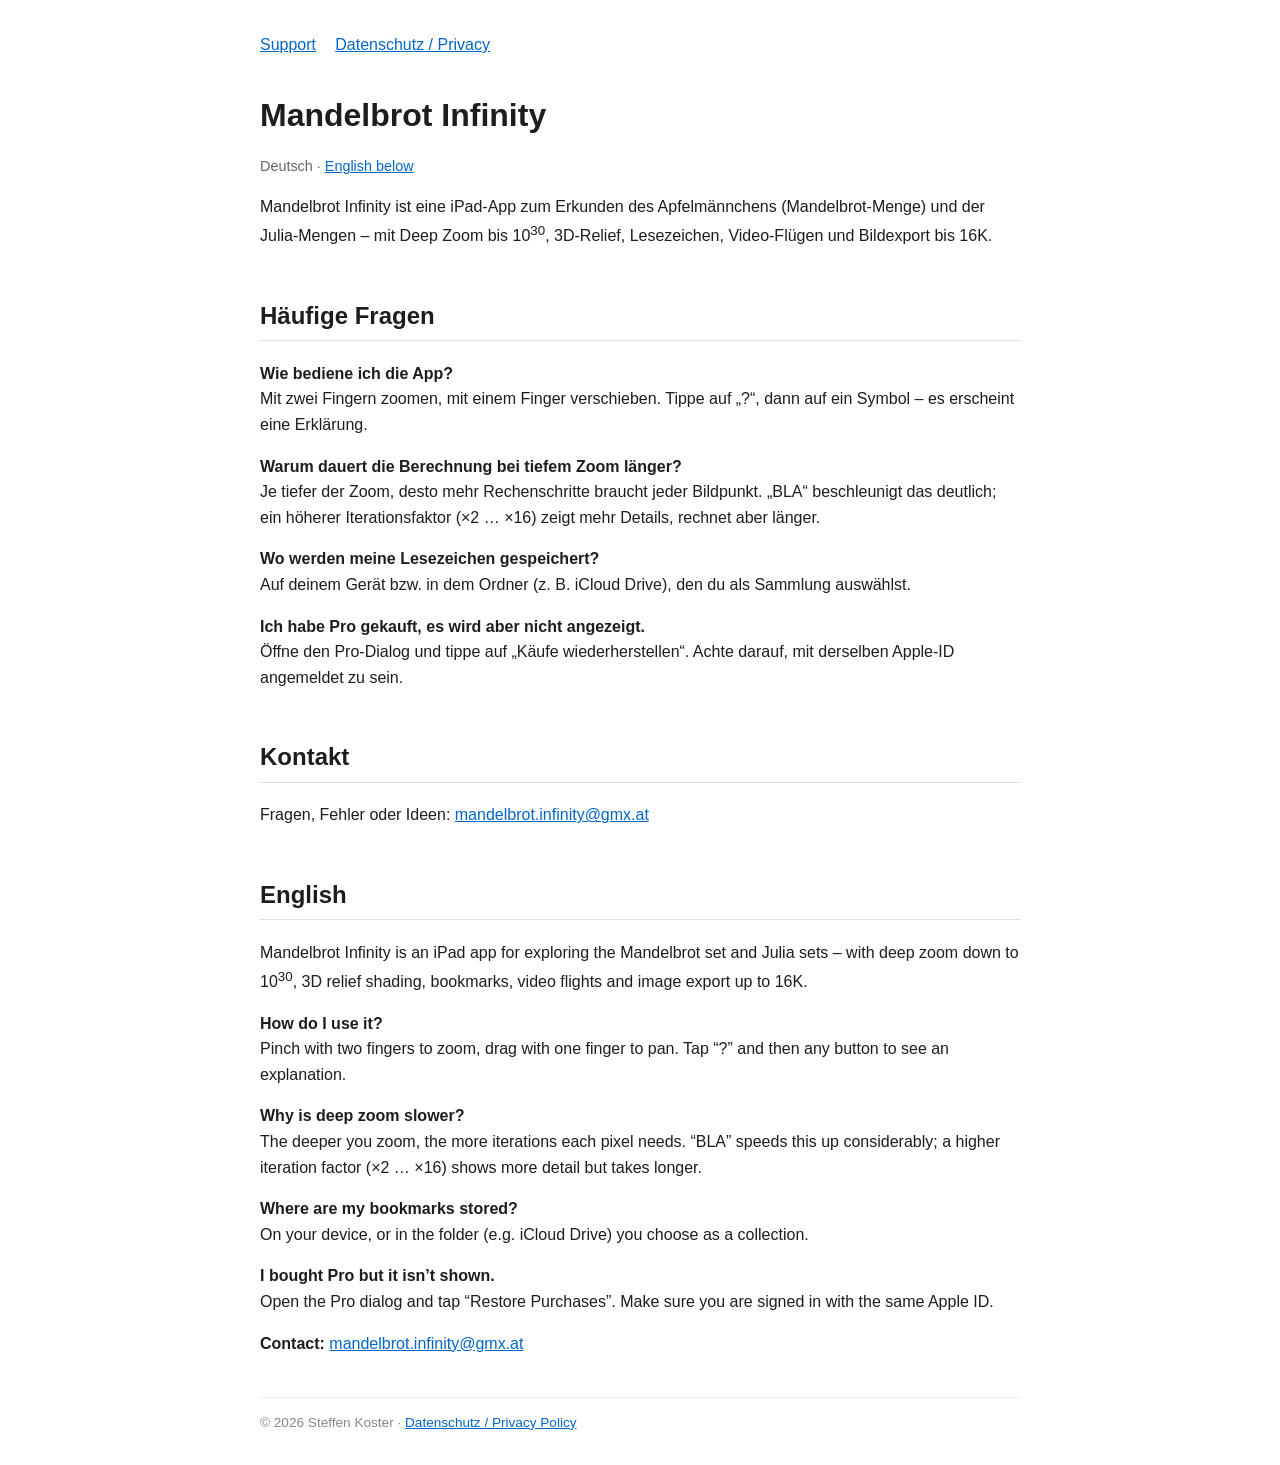
<file: index.html>
<!DOCTYPE html>
<html lang="de">
<head>
<meta charset="utf-8">
<meta name="viewport" content="width=device-width, initial-scale=1">
<title>Mandelbrot Infinity – Support</title>
<link rel="stylesheet" href="style.css">
</head>
<body>
<nav><a href="index.html">Support</a><a href="privacy.html">Datenschutz / Privacy</a></nav>

<h1>Mandelbrot Infinity</h1>
<p class="sprache">Deutsch · <a href="#en">English below</a></p>

<p>Mandelbrot Infinity ist eine iPad-App zum Erkunden des Apfelmännchens (Mandelbrot-Menge) und der Julia-Mengen – mit Deep Zoom bis 10<sup>30</sup>, 3D-Relief, Lesezeichen, Video-Flügen und Bildexport bis 16K.</p>

<h2>Häufige Fragen</h2>
<p><b>Wie bediene ich die App?</b><br>Mit zwei Fingern zoomen, mit einem Finger verschieben. Tippe auf „?“, dann auf ein Symbol – es erscheint eine Erklärung.</p>
<p><b>Warum dauert die Berechnung bei tiefem Zoom länger?</b><br>Je tiefer der Zoom, desto mehr Rechenschritte braucht jeder Bildpunkt. „BLA“ beschleunigt das deutlich; ein höherer Iterationsfaktor (×2 … ×16) zeigt mehr Details, rechnet aber länger.</p>
<p><b>Wo werden meine Lesezeichen gespeichert?</b><br>Auf deinem Gerät bzw. in dem Ordner (z. B. iCloud Drive), den du als Sammlung auswählst.</p>
<p><b>Ich habe Pro gekauft, es wird aber nicht angezeigt.</b><br>Öffne den Pro-Dialog und tippe auf „Käufe wiederherstellen“. Achte darauf, mit derselben Apple-ID angemeldet zu sein.</p>

<h2>Kontakt</h2>
<p>Fragen, Fehler oder Ideen: <a href="mailto:mandelbrot.infinity@gmx.at">mandelbrot.infinity@gmx.at</a></p>

<h2 id="en">English</h2>
<p>Mandelbrot Infinity is an iPad app for exploring the Mandelbrot set and Julia sets – with deep zoom down to 10<sup>30</sup>, 3D relief shading, bookmarks, video flights and image export up to 16K.</p>
<p><b>How do I use it?</b><br>Pinch with two fingers to zoom, drag with one finger to pan. Tap “?” and then any button to see an explanation.</p>
<p><b>Why is deep zoom slower?</b><br>The deeper you zoom, the more iterations each pixel needs. “BLA” speeds this up considerably; a higher iteration factor (×2 … ×16) shows more detail but takes longer.</p>
<p><b>Where are my bookmarks stored?</b><br>On your device, or in the folder (e.g. iCloud Drive) you choose as a collection.</p>
<p><b>I bought Pro but it isn’t shown.</b><br>Open the Pro dialog and tap “Restore Purchases”. Make sure you are signed in with the same Apple ID.</p>
<p><b>Contact:</b> <a href="mailto:mandelbrot.infinity@gmx.at">mandelbrot.infinity@gmx.at</a></p>

<footer>© 2026 Steffen Koster · <a href="privacy.html">Datenschutz / Privacy Policy</a></footer>
</body>
</html>
</file>
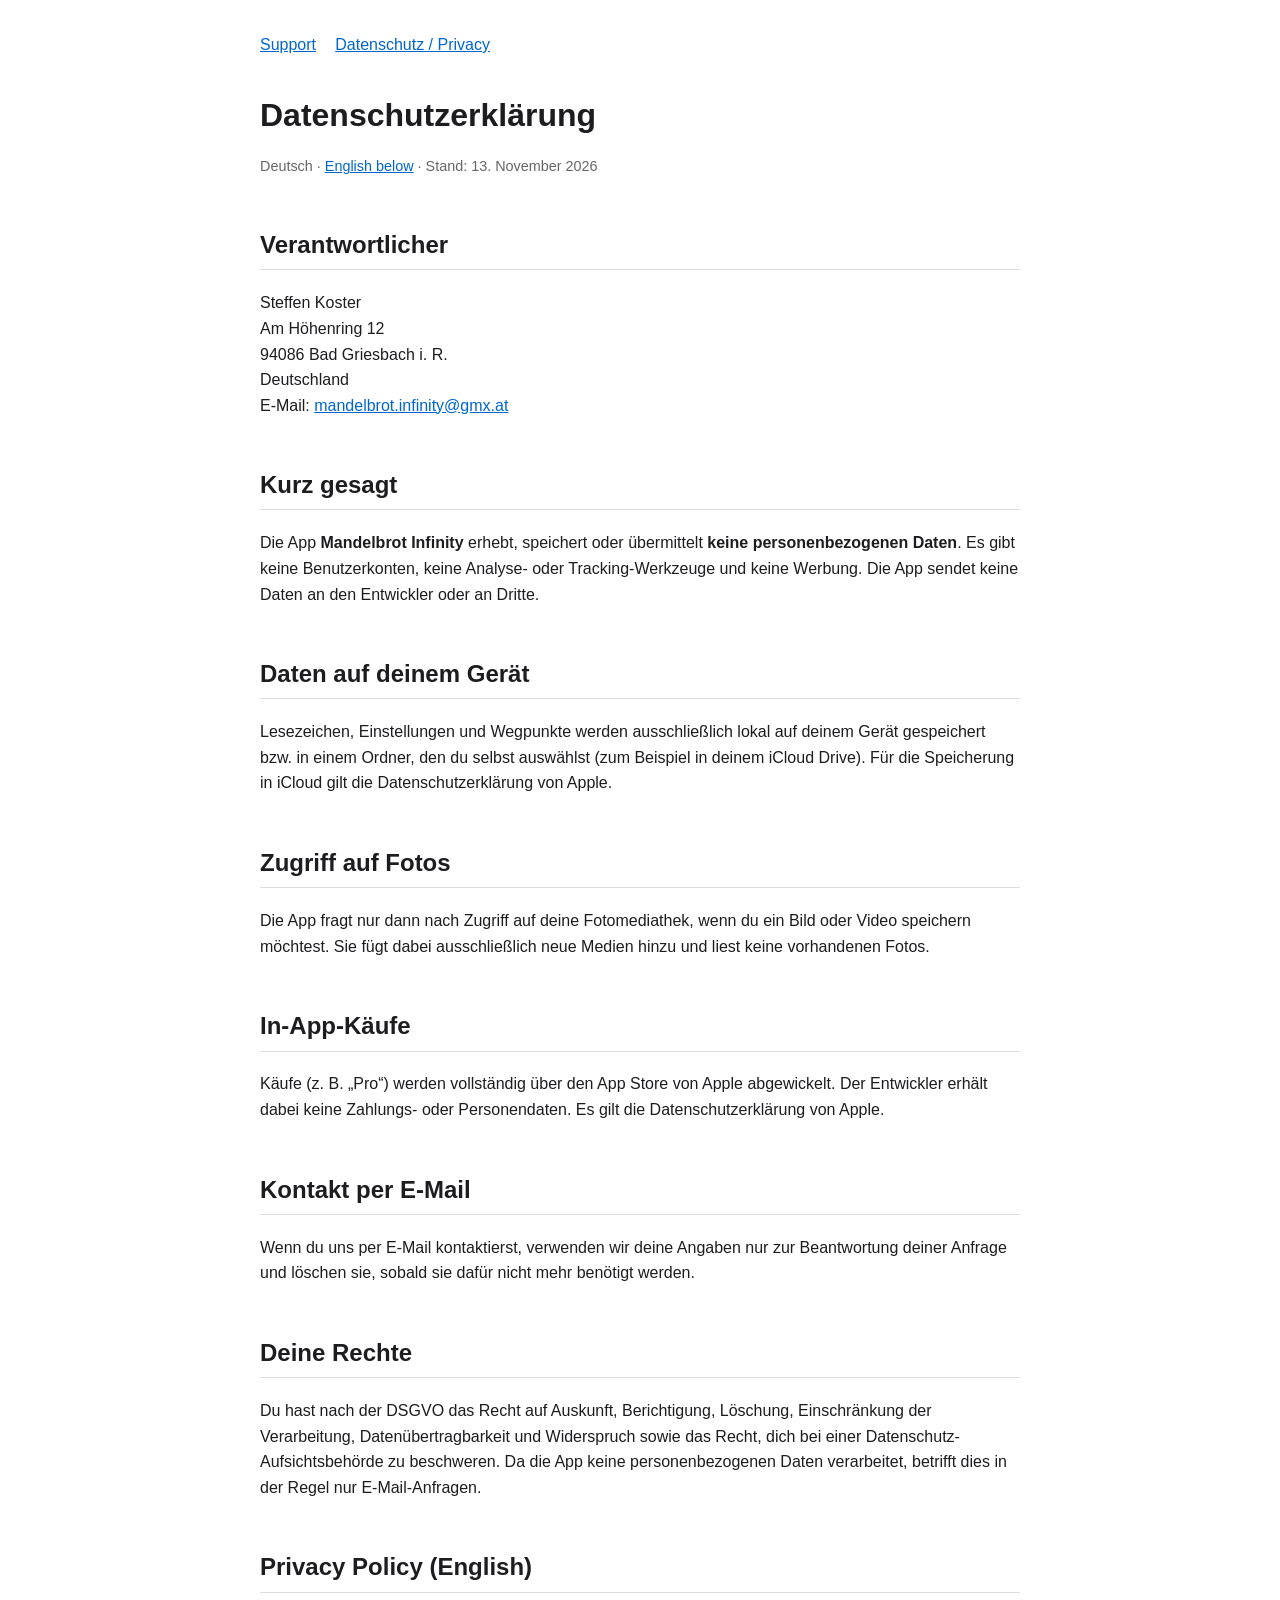
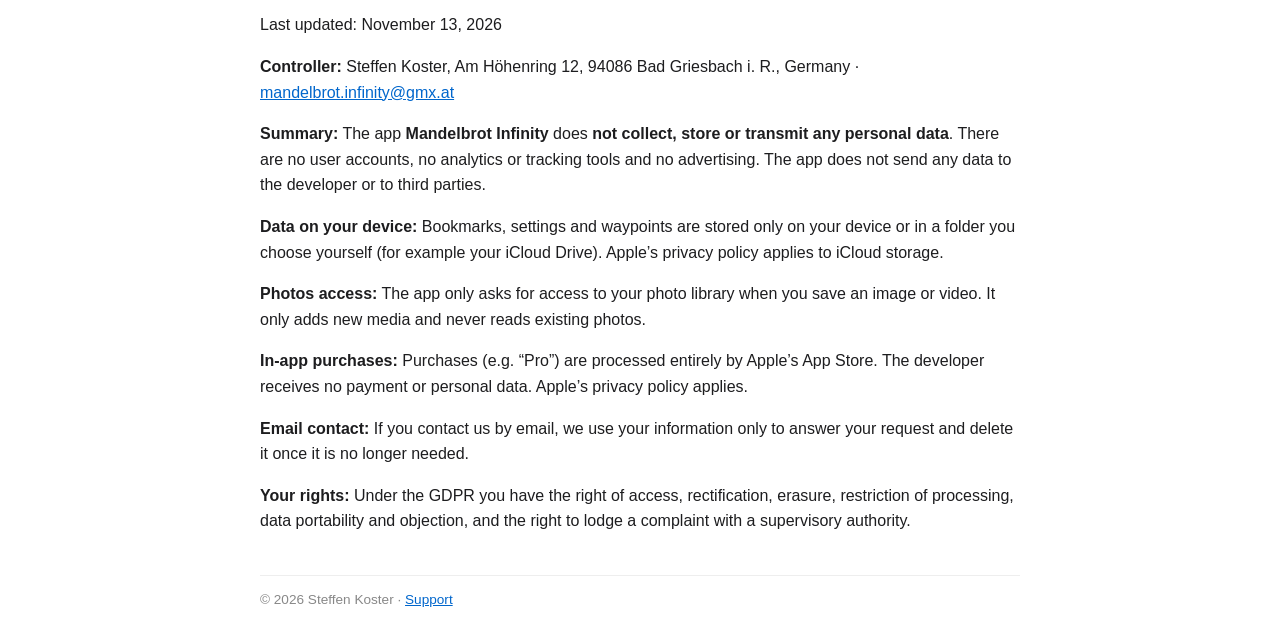
<file: privacy.html>
<!DOCTYPE html>
<html lang="de">
<head>
<meta charset="utf-8">
<meta name="viewport" content="width=device-width, initial-scale=1">
<title>Mandelbrot Infinity – Datenschutz / Privacy Policy</title>
<link rel="stylesheet" href="style.css">
</head>
<body>
<nav><a href="index.html">Support</a><a href="privacy.html">Datenschutz / Privacy</a></nav>

<h1>Datenschutzerklärung</h1>
<p class="sprache">Deutsch · <a href="#en">English below</a> · Stand: 13. November 2026</p>

<h2>Verantwortlicher</h2>
<p>Steffen Koster<br>Am Höhenring 12<br>94086 Bad Griesbach i. R.<br>Deutschland<br>E-Mail: <a href="mailto:mandelbrot.infinity@gmx.at">mandelbrot.infinity@gmx.at</a></p>

<h2>Kurz gesagt</h2>
<p>Die App <b>Mandelbrot Infinity</b> erhebt, speichert oder übermittelt <b>keine personenbezogenen Daten</b>. Es gibt keine Benutzerkonten, keine Analyse- oder Tracking-Werkzeuge und keine Werbung. Die App sendet keine Daten an den Entwickler oder an Dritte.</p>

<h2>Daten auf deinem Gerät</h2>
<p>Lesezeichen, Einstellungen und Wegpunkte werden ausschließlich lokal auf deinem Gerät gespeichert bzw. in einem Ordner, den du selbst auswählst (zum Beispiel in deinem iCloud Drive). Für die Speicherung in iCloud gilt die Datenschutzerklärung von Apple.</p>

<h2>Zugriff auf Fotos</h2>
<p>Die App fragt nur dann nach Zugriff auf deine Fotomediathek, wenn du ein Bild oder Video speichern möchtest. Sie fügt dabei ausschließlich neue Medien hinzu und liest keine vorhandenen Fotos.</p>

<h2>In-App-Käufe</h2>
<p>Käufe (z. B. „Pro“) werden vollständig über den App Store von Apple abgewickelt. Der Entwickler erhält dabei keine Zahlungs- oder Personendaten. Es gilt die Datenschutzerklärung von Apple.</p>

<h2>Kontakt per E-Mail</h2>
<p>Wenn du uns per E-Mail kontaktierst, verwenden wir deine Angaben nur zur Beantwortung deiner Anfrage und löschen sie, sobald sie dafür nicht mehr benötigt werden.</p>

<h2>Deine Rechte</h2>
<p>Du hast nach der DSGVO das Recht auf Auskunft, Berichtigung, Löschung, Einschränkung der Verarbeitung, Datenübertragbarkeit und Widerspruch sowie das Recht, dich bei einer Datenschutz-Aufsichtsbehörde zu beschweren. Da die App keine personenbezogenen Daten verarbeitet, betrifft dies in der Regel nur E-Mail-Anfragen.</p>

<h2 id="en">Privacy Policy (English)</h2>
<p>Last updated: November 13, 2026</p>
<p><b>Controller:</b> Steffen Koster, Am Höhenring 12, 94086 Bad Griesbach i. R., Germany · <a href="mailto:mandelbrot.infinity@gmx.at">mandelbrot.infinity@gmx.at</a></p>
<p><b>Summary:</b> The app <b>Mandelbrot Infinity</b> does <b>not collect, store or transmit any personal data</b>. There are no user accounts, no analytics or tracking tools and no advertising. The app does not send any data to the developer or to third parties.</p>
<p><b>Data on your device:</b> Bookmarks, settings and waypoints are stored only on your device or in a folder you choose yourself (for example your iCloud Drive). Apple’s privacy policy applies to iCloud storage.</p>
<p><b>Photos access:</b> The app only asks for access to your photo library when you save an image or video. It only adds new media and never reads existing photos.</p>
<p><b>In-app purchases:</b> Purchases (e.g. “Pro”) are processed entirely by Apple’s App Store. The developer receives no payment or personal data. Apple’s privacy policy applies.</p>
<p><b>Email contact:</b> If you contact us by email, we use your information only to answer your request and delete it once it is no longer needed.</p>
<p><b>Your rights:</b> Under the GDPR you have the right of access, rectification, erasure, restriction of processing, data portability and objection, and the right to lodge a complaint with a supervisory authority.</p>

<footer>© 2026 Steffen Koster · <a href="index.html">Support</a></footer>
</body>
</html>
</file>
<file: style.css>
body{font-family:-apple-system,BlinkMacSystemFont,"Segoe UI",Roboto,sans-serif;max-width:760px;margin:0 auto;padding:32px 20px;line-height:1.6;color:#1d1d1f;background:#fff}
h1{font-size:2em;margin-bottom:.2em}h2{margin-top:2em;border-bottom:1px solid #ddd;padding-bottom:.2em}
a{color:#0066cc}nav{margin-bottom:2em}nav a{margin-right:1.2em}.sprache{color:#666;font-size:.9em}
footer{margin-top:3em;color:#888;font-size:.85em;border-top:1px solid #eee;padding-top:1em}
@media (prefers-color-scheme:dark){body{background:#111;color:#eee}a{color:#4da3ff}h2{border-color:#333}}
</file>
